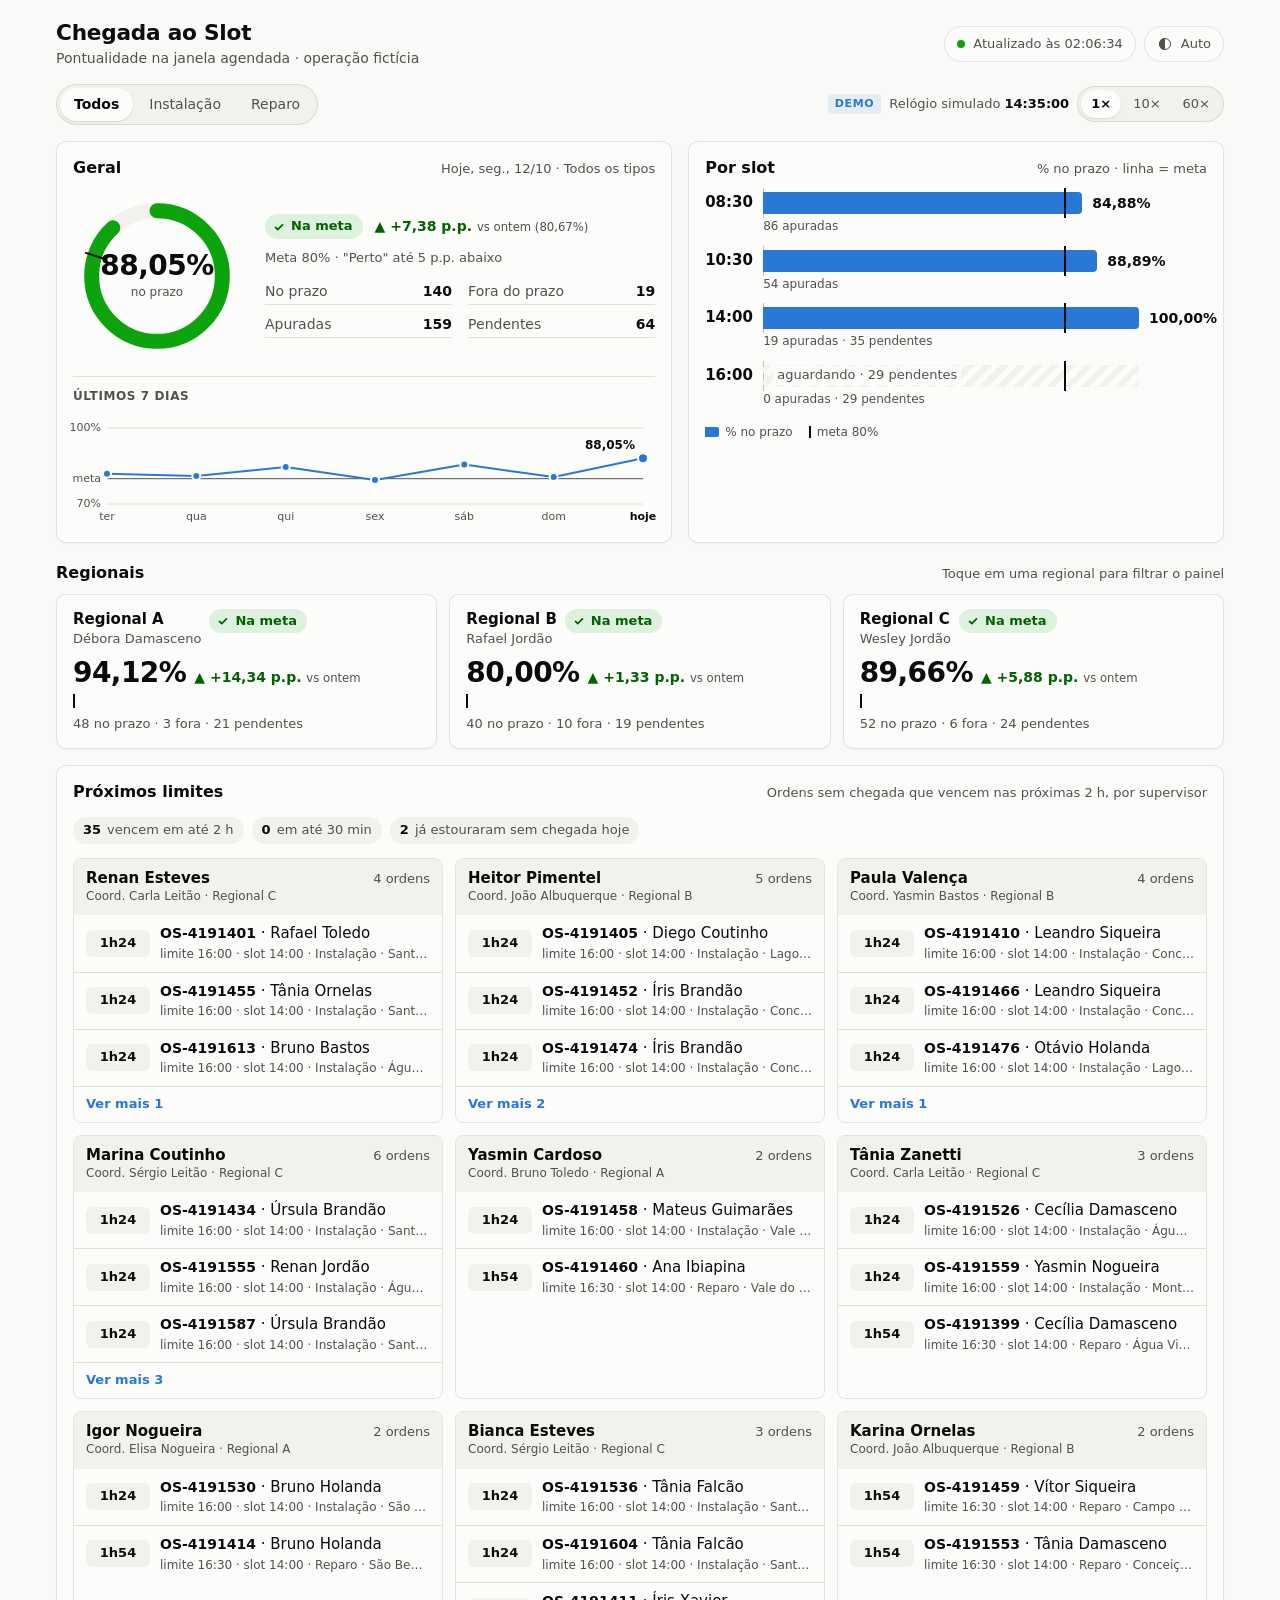
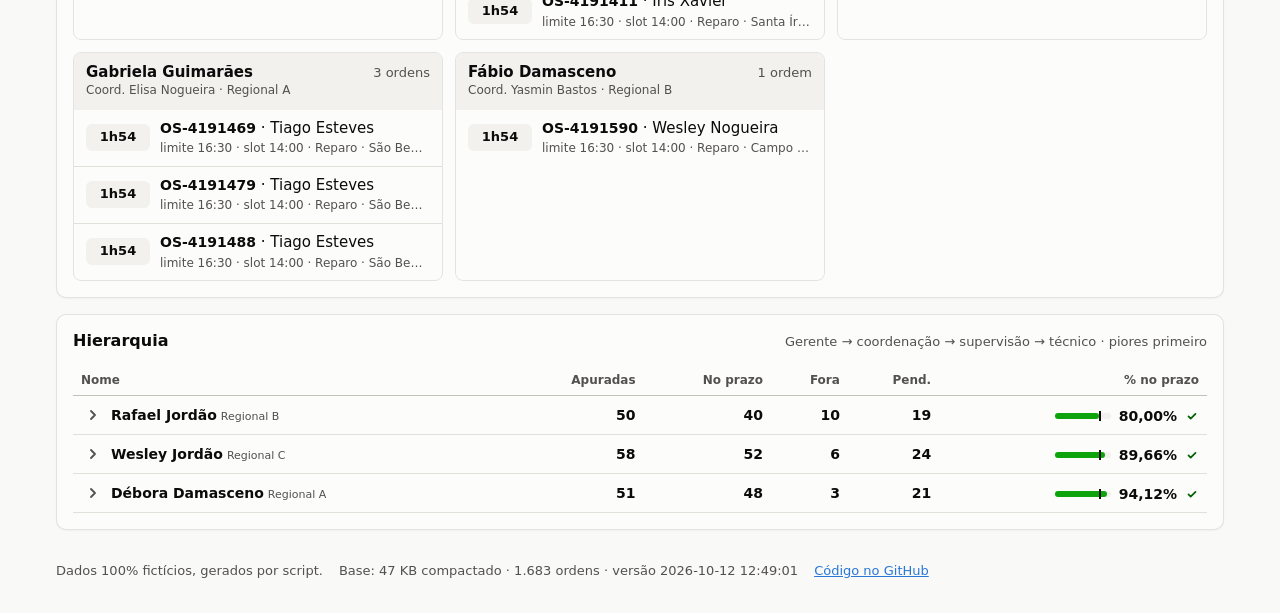
<file: dashboard-pages/index.html>
<!doctype html>
<html lang="pt-BR">
<head>
  <meta charset="utf-8">
  <meta name="viewport" content="width=device-width, initial-scale=1, viewport-fit=cover">
  <title>Chegada ao Slot · Painel de pontualidade</title>
  <meta name="description" content="Painel de demonstração: pontualidade de técnicos de campo na janela agendada, com dados fictícios.">
  <!-- Prévia de link (LinkedIn etc.); só no GitHub Pages, o build do Apps Script remove este bloco. -->
  <meta property="og:type" content="website">
  <meta property="og:title" content="Chegada ao Slot · Painel de pontualidade">
  <meta property="og:description" content="Painel de demonstração (dados fictícios): pontualidade de técnicos na janela agendada. Pipeline PowerShell + Excel + Apps Script + Google Sheets.">
  <meta property="og:url" content="https://lucas-amorim-devpro.github.io/field-ops-automation/">
  <meta property="og:image" content="https://lucas-amorim-devpro.github.io/field-ops-automation/preview.png">
  <meta property="og:image:width" content="1200">
  <meta property="og:image:height" content="627">
  <!-- /Prévia de link -->
  <link rel="icon" href="data:image/svg+xml,%3Csvg xmlns='http://www.w3.org/2000/svg' viewBox='0 0 32 32'%3E%3Ccircle cx='16' cy='16' r='12' fill='none' stroke='%232a78d6' stroke-width='6' stroke-dasharray='60 76' transform='rotate(-90 16 16)'/%3E%3C/svg%3E">
  <link rel="stylesheet" href="css/styles.css">
  <script>
    // Aplica o tema salvo antes da primeira pintura (evita "piscar" claro -> escuro).
    try {
      var t = localStorage.getItem('slot-tema');
      if (t === 'light' || t === 'dark') document.documentElement.setAttribute('data-theme', t);
    } catch (e) { /* armazenamento bloqueado: segue o tema do sistema */ }
  </script>
</head>
<body>
  <a class="skip" href="#conteudo">Pular para o conteúdo</a>

  <header class="topbar">
    <div class="brand">
      <h1>Chegada ao Slot</h1>
      <p class="sub" id="subtitle">Pontualidade na janela agendada · operação fictícia</p>
    </div>
    <div class="top-actions">
      <button class="live" id="live" type="button" title="Verificar atualização agora">
        <span class="live-dot" aria-hidden="true"></span>
        <span id="liveText" role="status" aria-live="polite">Carregando…</span>
      </button>
      <button class="icon-btn" id="themeBtn" type="button" aria-label="Tema: automático">
        <svg viewBox="0 0 24 24" aria-hidden="true"><path d="M12 3a9 9 0 1 0 0 18V3z" fill="currentColor"/><circle cx="12" cy="12" r="8.25" fill="none" stroke="currentColor" stroke-width="1.5"/></svg>
        <span id="themeLabel">Auto</span>
      </button>
    </div>
  </header>

  <div class="toolbar">
    <div class="seg" id="tipoSeg" role="radiogroup" aria-label="Tipo de ordem">
      <button type="button" role="radio" aria-checked="true" data-tipo="">Todos</button>
      <button type="button" role="radio" aria-checked="false" data-tipo="Instalação">Instalação</button>
      <button type="button" role="radio" aria-checked="false" data-tipo="Reparo">Reparo</button>
    </div>
    <div id="filterChip" class="filter-chip-slot"></div>
    <div class="demo" id="demo" hidden>
      <span class="demo-tag">Demo</span>
      <span>Relógio simulado <strong id="clock" class="tnum">--:--:--</strong></span>
      <div class="seg seg--small" id="speedSeg" role="radiogroup" aria-label="Velocidade do relógio simulado">
        <button type="button" role="radio" aria-checked="true" data-speed="1">1×</button>
        <button type="button" role="radio" aria-checked="false" data-speed="10">10×</button>
        <button type="button" role="radio" aria-checked="false" data-speed="60">60×</button>
      </div>
    </div>
  </div>

  <main id="conteudo">
    <div class="msg" id="msg" hidden></div>

    <section class="grid-top">
      <article class="card card-geral" aria-labelledby="geralTitle">
        <header class="card-head">
          <h2 id="geralTitle">Geral</h2>
          <span class="card-sub" id="geralSub"></span>
        </header>
        <div id="geral" class="geral-body"></div>
        <div class="trend">
          <h3 class="mini-title">Últimos 7 dias</h3>
          <div id="trend"></div>
        </div>
      </article>

      <article class="card" aria-labelledby="slotsTitle">
        <header class="card-head">
          <h2 id="slotsTitle">Por slot</h2>
          <span class="card-sub">% no prazo · linha = meta</span>
        </header>
        <div id="slots" class="slots"></div>
      </article>
    </section>

    <section aria-labelledby="regTitle" class="block">
      <div class="block-head">
        <h2 id="regTitle">Regionais</h2>
        <span class="card-sub">Toque em uma regional para filtrar o painel</span>
      </div>
      <div id="regionais" class="reg-grid"></div>
    </section>

    <section class="card block" aria-labelledby="limTitle">
      <header class="card-head">
        <h2 id="limTitle">Próximos limites</h2>
        <span class="card-sub" id="limSub">Ordens sem chegada que vencem nas próximas 2 h, por supervisor</span>
      </header>
      <div id="limites"></div>
    </section>

    <section class="card block" aria-labelledby="hierTitle">
      <header class="card-head">
        <h2 id="hierTitle">Hierarquia</h2>
        <span class="card-sub">Gerente → coordenação → supervisão → técnico · piores primeiro</span>
      </header>
      <div class="table-wrap">
        <table class="hier" id="hier">
          <thead>
            <tr>
              <th scope="col">Nome</th>
              <th scope="col" class="num">Apuradas</th>
              <th scope="col" class="num hide-sm">No prazo</th>
              <th scope="col" class="num hide-sm">Fora</th>
              <th scope="col" class="num hide-sm">Pend.</th>
              <th scope="col" class="num">% no prazo</th>
            </tr>
          </thead>
          <tbody></tbody>
        </table>
      </div>
    </section>
  </main>

  <footer class="foot" id="foot"></footer>

  <div class="tooltip" id="tooltip" role="tooltip" hidden></div>
  <noscript><p class="msg">Este painel precisa de JavaScript.</p></noscript>

  <script src="js/core.js"></script>
  <script src="js/app.js"></script>
</body>
</html>
</file>
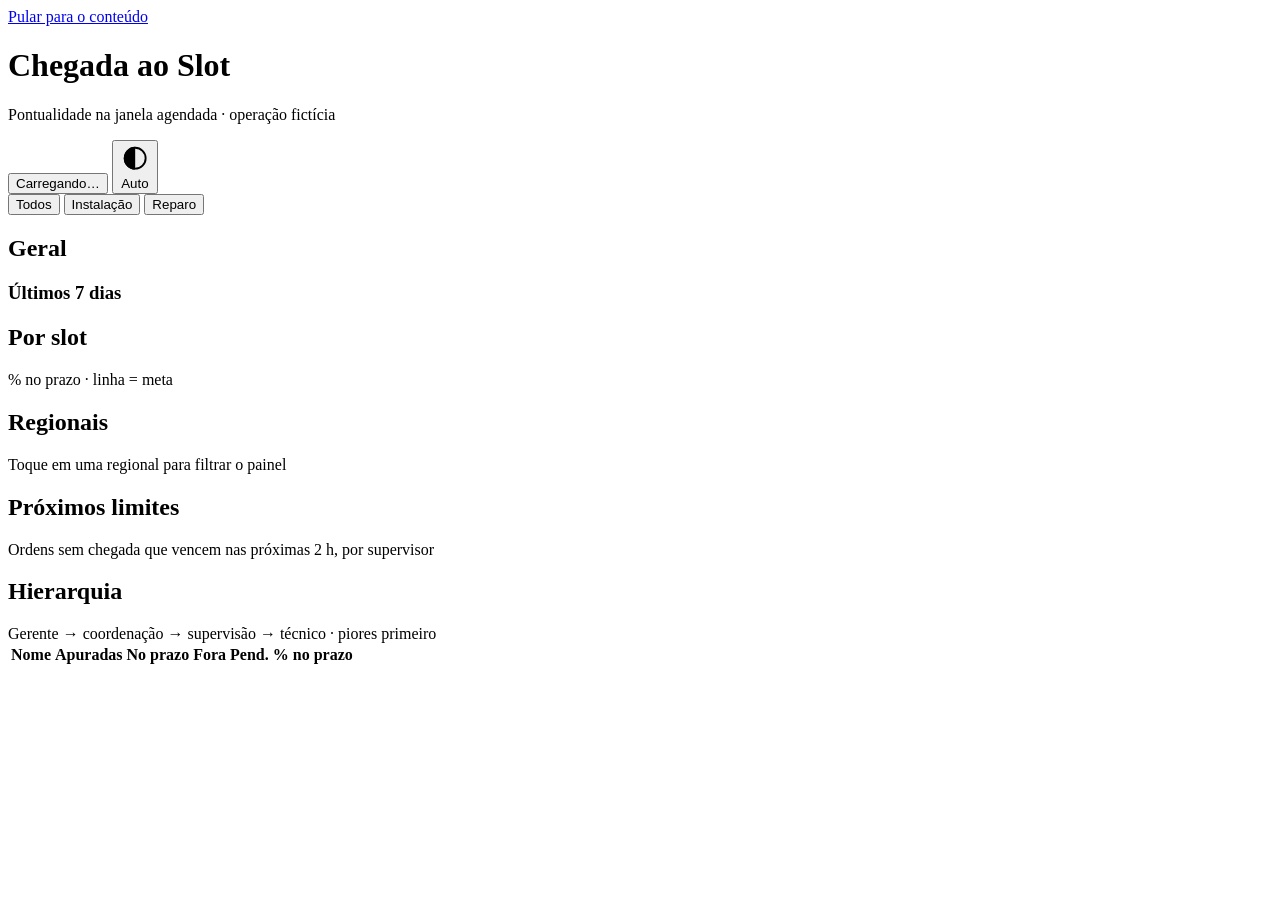
<file: apps-script/slot-dashboard/Index.html>
<!doctype html>
<!-- GERADO por tools/Build-AppsScriptDashboard.ps1 a partir de dashboard-pages/. Não edite à mão. -->
<html lang="pt-BR">
<head>
  <meta charset="utf-8">
  <meta name="viewport" content="width=device-width, initial-scale=1, viewport-fit=cover">
  <title>Chegada ao Slot · Painel de pontualidade</title>
  <meta name="description" content="Painel de demonstração: pontualidade de técnicos de campo na janela agendada, com dados fictícios.">
  <link rel="icon" href="data:image/svg+xml,%3Csvg xmlns='http://www.w3.org/2000/svg' viewBox='0 0 32 32'%3E%3Ccircle cx='16' cy='16' r='12' fill='none' stroke='%232a78d6' stroke-width='6' stroke-dasharray='60 76' transform='rotate(-90 16 16)'/%3E%3C/svg%3E">
  <?!= include('Styles'); ?>
  <script>
    // Aplica o tema salvo antes da primeira pintura (evita "piscar" claro -> escuro).
    try {
      var t = localStorage.getItem('slot-tema');
      if (t === 'light' || t === 'dark') document.documentElement.setAttribute('data-theme', t);
    } catch (e) { /* armazenamento bloqueado: segue o tema do sistema */ }
  </script>
</head>
<body>
  <a class="skip" href="#conteudo">Pular para o conteúdo</a>

  <header class="topbar">
    <div class="brand">
      <h1>Chegada ao Slot</h1>
      <p class="sub" id="subtitle">Pontualidade na janela agendada · operação fictícia</p>
    </div>
    <div class="top-actions">
      <button class="live" id="live" type="button" title="Verificar atualização agora">
        <span class="live-dot" aria-hidden="true"></span>
        <span id="liveText" role="status" aria-live="polite">Carregando…</span>
      </button>
      <button class="icon-btn" id="themeBtn" type="button" aria-label="Tema: automático">
        <svg viewBox="0 0 24 24" aria-hidden="true"><path d="M12 3a9 9 0 1 0 0 18V3z" fill="currentColor"/><circle cx="12" cy="12" r="8.25" fill="none" stroke="currentColor" stroke-width="1.5"/></svg>
        <span id="themeLabel">Auto</span>
      </button>
    </div>
  </header>

  <div class="toolbar">
    <div class="seg" id="tipoSeg" role="radiogroup" aria-label="Tipo de ordem">
      <button type="button" role="radio" aria-checked="true" data-tipo="">Todos</button>
      <button type="button" role="radio" aria-checked="false" data-tipo="Instalação">Instalação</button>
      <button type="button" role="radio" aria-checked="false" data-tipo="Reparo">Reparo</button>
    </div>
    <div id="filterChip" class="filter-chip-slot"></div>
    <div class="demo" id="demo" hidden>
      <span class="demo-tag">Demo</span>
      <span>Relógio simulado <strong id="clock" class="tnum">--:--:--</strong></span>
      <div class="seg seg--small" id="speedSeg" role="radiogroup" aria-label="Velocidade do relógio simulado">
        <button type="button" role="radio" aria-checked="true" data-speed="1">1×</button>
        <button type="button" role="radio" aria-checked="false" data-speed="10">10×</button>
        <button type="button" role="radio" aria-checked="false" data-speed="60">60×</button>
      </div>
    </div>
  </div>

  <main id="conteudo">
    <div class="msg" id="msg" hidden></div>

    <section class="grid-top">
      <article class="card card-geral" aria-labelledby="geralTitle">
        <header class="card-head">
          <h2 id="geralTitle">Geral</h2>
          <span class="card-sub" id="geralSub"></span>
        </header>
        <div id="geral" class="geral-body"></div>
        <div class="trend">
          <h3 class="mini-title">Últimos 7 dias</h3>
          <div id="trend"></div>
        </div>
      </article>

      <article class="card" aria-labelledby="slotsTitle">
        <header class="card-head">
          <h2 id="slotsTitle">Por slot</h2>
          <span class="card-sub">% no prazo · linha = meta</span>
        </header>
        <div id="slots" class="slots"></div>
      </article>
    </section>

    <section aria-labelledby="regTitle" class="block">
      <div class="block-head">
        <h2 id="regTitle">Regionais</h2>
        <span class="card-sub">Toque em uma regional para filtrar o painel</span>
      </div>
      <div id="regionais" class="reg-grid"></div>
    </section>

    <section class="card block" aria-labelledby="limTitle">
      <header class="card-head">
        <h2 id="limTitle">Próximos limites</h2>
        <span class="card-sub" id="limSub">Ordens sem chegada que vencem nas próximas 2 h, por supervisor</span>
      </header>
      <div id="limites"></div>
    </section>

    <section class="card block" aria-labelledby="hierTitle">
      <header class="card-head">
        <h2 id="hierTitle">Hierarquia</h2>
        <span class="card-sub">Gerente → coordenação → supervisão → técnico · piores primeiro</span>
      </header>
      <div class="table-wrap">
        <table class="hier" id="hier">
          <thead>
            <tr>
              <th scope="col">Nome</th>
              <th scope="col" class="num">Apuradas</th>
              <th scope="col" class="num hide-sm">No prazo</th>
              <th scope="col" class="num hide-sm">Fora</th>
              <th scope="col" class="num hide-sm">Pend.</th>
              <th scope="col" class="num">% no prazo</th>
            </tr>
          </thead>
          <tbody></tbody>
        </table>
      </div>
    </section>
  </main>

  <footer class="foot" id="foot"></footer>

  <div class="tooltip" id="tooltip" role="tooltip" hidden></div>
  <noscript><p class="msg">Este painel precisa de JavaScript.</p></noscript>

  <?!= include('Core'); ?>
  <script>
    (function () {
      var inicial = <?!= dadosIniciais ?>;
      function chamar(funcao) {
        return new Promise(function (ok, falha) {
          google.script.run.withSuccessHandler(ok).withFailureHandler(falha)[funcao]();
        });
      }
      window.SLOT_DATA_SOURCE = {
        demo: false,
        load: function () {
          if (inicial) {
            var dados = inicial;
            inicial = null;
            return Promise.resolve({ json: dados, bytes: JSON.stringify(dados).length });
          }
          return chamar('obterDados').then(function (texto) { return { json: JSON.parse(texto), bytes: texto.length }; });
        },
        version: function () { return chamar('obterVersao'); }
      };
    })();
  </script>
  <?!= include('App'); ?>
</body>
</html>
</file>
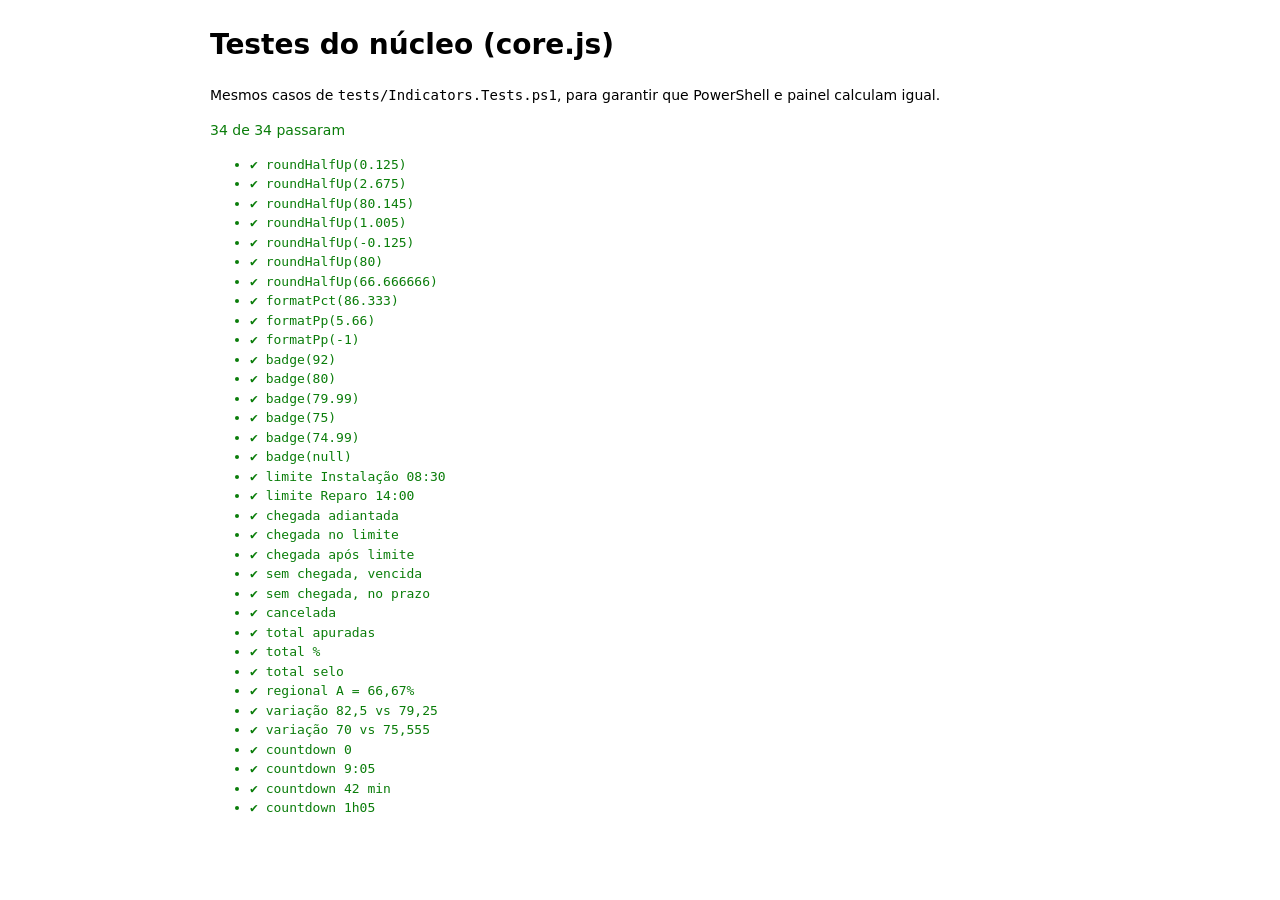
<file: dashboard-pages/tests.html>
<!doctype html>
<html lang="pt-BR">
<head>
  <meta charset="utf-8">
  <meta name="viewport" content="width=device-width, initial-scale=1">
  <title>Testes do núcleo</title>
  <style>
    :root { color-scheme: light dark; }
    body { font: 14px/1.5 system-ui, "Segoe UI", sans-serif; margin: 24px auto; max-width: 860px; padding: 0 16px; background: Canvas; color: CanvasText; }
    .ok { color: #0a7d0a; } .fail { color: #c62828; font-weight: 600; }
    li { font-family: Consolas, monospace; font-size: 13px; }
  </style>
</head>
<body>
  <h1>Testes do núcleo (core.js)</h1>
  <p>Mesmos casos de <code>tests/Indicators.Tests.ps1</code>, para garantir que PowerShell e painel calculam igual.</p>
  <p id="summary">Rodando…</p>
  <ul id="out"></ul>

  <script src="js/core.js"></script>
  <script>
    (function () {
      var C = SlotCore, results = [];
      function eq(name, actual, expected) {
        var pass = actual === expected;
        results.push({ name: name, pass: pass, detail: pass ? '' : ' → obtido ' + JSON.stringify(actual) + ', esperado ' + JSON.stringify(expected) });
      }

      // Arredondamento igual ao Sheets
      [[0.125, 0.13], [2.675, 2.68], [80.145, 80.15], [1.005, 1.01], [-0.125, -0.13], [80, 80], [66.666666, 66.67]]
        .forEach(function (c) { eq('roundHalfUp(' + c[0] + ')', C.roundHalfUp(c[0], 2), c[1]); });

      // Formatação
      eq('formatPct(86.333)', C.formatPct(C.roundHalfUp(86.333, 2)), '86,33%');
      eq('formatPp(5.66)', C.formatPp(5.66), '+5,66 p.p.');
      eq('formatPp(-1)', C.formatPp(-1), '−1,00 p.p.');

      // Selo (meta 80, margem 5)
      var rules = { meta: 80, margemPerto: 5, janelaMinutos: 120, toleranciaMinutos: { 'Instalação': 0, 'Reparo': 30 } };
      [[92, 'Na meta'], [80, 'Na meta'], [79.99, 'Perto'], [75, 'Perto'], [74.99, 'Abaixo'], [null, 'Sem dados']]
        .forEach(function (c) { eq('badge(' + c[0] + ')', C.badge(c[0], rules), c[1]); });

      // Mesmo cenário do Pester (Get-PunctualitySummary)
      function order(tipo, slot, chegada, status, regional) {
        var json = {
          versao: 'x', agora: '2026-10-12T13:10', regras: rules,
          dic: { datas: ['2026-10-12'], regional: [regional], gerente: [['G', 0]], coordenacao: [['C', 0]], supervisao: [['S', 0]],
                 tecnico: [['T', 0]], cidade: ['X'], tipo: [tipo], slot: [slot], status: [status] },
          colunas: ['id', 'data', 'cidade', 'tecnico', 'tipo', 'slot', 'chegadaMin', 'status'],
          linhas: [[1, 0, 0, 0, 0, 0, chegada, 0]]
        };
        return C.decode(json).orders[0];
      }
      var now = C.parseLocal('2026-10-12T13:10').getTime();
      var hm = function (t) { return +t.slice(0, 2) * 60 + +t.slice(3); };

      eq('limite Instalação 08:30', new Date(order('Instalação', '08:30', null, 'Agendada', 'A').deadline).toTimeString().slice(0, 5), '10:30');
      eq('limite Reparo 14:00', new Date(order('Reparo', '14:00', null, 'Agendada', 'A').deadline).toTimeString().slice(0, 5), '16:30');
      eq('chegada adiantada', C.classify(order('Instalação', '08:30', hm('08:10'), 'Concluída', 'A'), now), 'NoPrazo');
      eq('chegada no limite', C.classify(order('Instalação', '08:30', hm('10:30'), 'Concluída', 'A'), now), 'NoPrazo');
      eq('chegada após limite', C.classify(order('Instalação', '08:30', hm('10:31'), 'Concluída', 'A'), now), 'ForaDoPrazo');
      eq('sem chegada, vencida', C.classify(order('Instalação', '10:30', null, 'Em deslocamento', 'A'), now), 'ForaDoPrazo');
      eq('sem chegada, no prazo', C.classify(order('Instalação', '14:00', null, 'Em deslocamento', 'A'), now), 'Pendente');
      eq('cancelada', C.classify(order('Instalação', '08:30', hm('12:00'), 'Cancelada', 'A'), now), 'Excluida');

      var list = [
        order('Instalação', '08:30', hm('08:40'), 'Concluída', 'A'),
        order('Instalação', '08:30', hm('09:50'), 'Concluída', 'A'),
        order('Instalação', '08:30', hm('11:15'), 'Concluída', 'A'),
        order('Instalação', '08:30', hm('09:00'), 'Concluída', 'B'),
        order('Instalação', '16:00', null, 'Agendada', 'B'),
        order('Instalação', '08:30', hm('09:00'), 'Cancelada', 'B')
      ];
      var s = C.summarize(list, now, rules);
      eq('total apuradas', s.apuradas, 4);
      eq('total %', s.percentual, 75);
      eq('total selo', s.selo, 'Perto');
      eq('regional A = 66,67%', C.summarize(list.slice(0, 3), now, rules).percentual, 66.67);
      eq('variação 82,5 vs 79,25', C.variation(82.5, 79.25), 3.25);
      eq('variação 70 vs 75,555', C.variation(70, 75.555), -5.56);

      // Contagem regressiva
      eq('countdown 0', C.formatCountdown(0), 'venceu');
      eq('countdown 9:05', C.formatCountdown((9 * 60 + 5) * 1000), '9:05');
      eq('countdown 42 min', C.formatCountdown(42 * 60000), '42 min');
      eq('countdown 1h05', C.formatCountdown(65 * 60000), '1h05');

      var failed = results.filter(function (r) { return !r.pass; }).length;
      var out = document.getElementById('out');
      results.forEach(function (r) {
        var li = document.createElement('li');
        li.className = r.pass ? 'ok' : 'fail';
        li.textContent = (r.pass ? '✔ ' : '✘ ') + r.name + r.detail;
        out.appendChild(li);
      });
      var summary = document.getElementById('summary');
      summary.className = failed ? 'fail' : 'ok';
      summary.textContent = (results.length - failed) + ' de ' + results.length + ' passaram' + (failed ? ' — ' + failed + ' falharam' : '');
      window.TEST_RESULT = { total: results.length, failed: failed };
    })();
  </script>
</body>
</html>
</file>
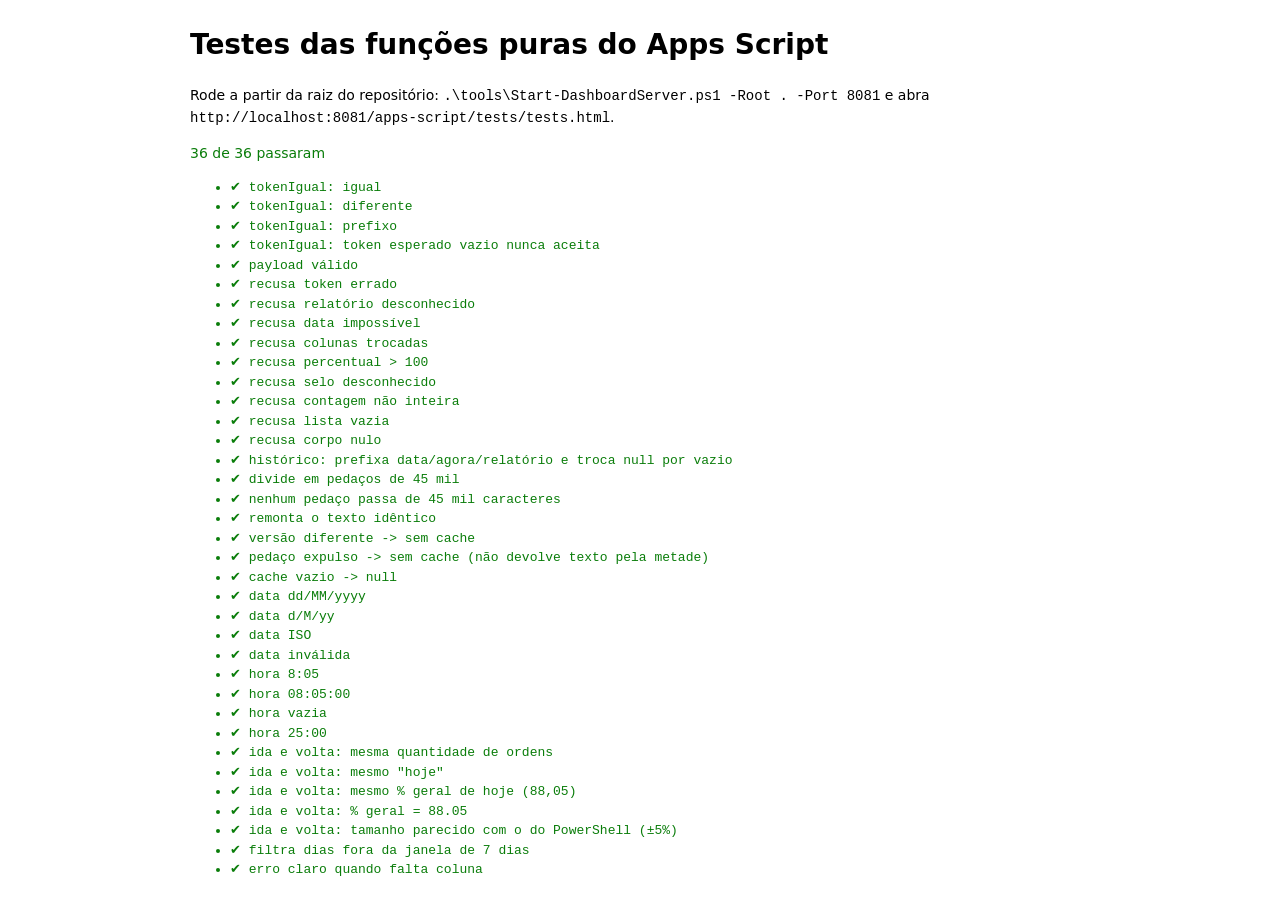
<file: apps-script/tests/tests.html>
<!doctype html>
<html lang="pt-BR">
<head>
  <meta charset="utf-8">
  <meta name="viewport" content="width=device-width, initial-scale=1">
  <title>Testes do Apps Script</title>
  <style>
    :root { color-scheme: light dark; }
    body { font: 14px/1.5 system-ui, "Segoe UI", sans-serif; margin: 24px auto; max-width: 900px; padding: 0 16px; background: Canvas; color: CanvasText; }
    .ok { color: #0a7d0a; } .fail { color: #c62828; font-weight: 600; }
    li { font-family: Consolas, monospace; font-size: 13px; }
  </style>
</head>
<body>
  <h1>Testes das funções puras do Apps Script</h1>
  <p>Rode a partir da raiz do repositório:
    <code>.\tools\Start-DashboardServer.ps1 -Root . -Port 8081</code> e abra
    <code>http://localhost:8081/apps-script/tests/tests.html</code>.</p>
  <p id="summary">Rodando…</p>
  <ul id="out"></ul>

  <!-- Arquivos .gs são JavaScript: carregados direto, sem cópia. -->
  <script src="../ingest-webapp/Validacao.gs"></script>
  <script src="../slot-dashboard/Compactacao.gs"></script>
  <script src="../slot-dashboard/CacheEmPedacos.gs"></script>
  <script src="../../dashboard-pages/js/core.js"></script>
  <script>
  (async function () {
    var results = [];
    function eq(name, actual, expected) {
      var pass = JSON.stringify(actual) === JSON.stringify(expected);
      results.push({ name: name, pass: pass, detail: pass ? '' : ' → obtido ' + JSON.stringify(actual) + ', esperado ' + JSON.stringify(expected) });
    }

    // ---------------- Validacao.gs ----------------
    var TOKEN = 'abc123-token-de-teste';
    function payloadOk() {
      return {
        token: TOKEN, relatorio: 'chegada-slot', dataReferencia: '2026-10-12', agora: '2026-10-12T14:35',
        colunas: COLUNAS_INDICADORES.slice(),
        linhas: [['Total', 'Total', 159, 140, 19, 64, 88.05, 'Na meta', 80.67, 7.38],
                 ['Slot', '16:00', 0, 0, 0, 29, null, 'Sem dados', 86.84, null]]
      };
    }
    eq('tokenIgual: igual', tokenIgual(TOKEN, TOKEN), true);
    eq('tokenIgual: diferente', tokenIgual('abc123-token-de-tesTE', TOKEN), false);
    eq('tokenIgual: prefixo', tokenIgual('abc', TOKEN), false);
    eq('tokenIgual: token esperado vazio nunca aceita', tokenIgual('', ''), false);
    eq('payload válido', validarPayload(payloadOk(), TOKEN).ok, true);

    var p;
    p = payloadOk(); p.token = 'errado';            eq('recusa token errado', validarPayload(p, TOKEN).erro, 'Token inválido.');
    p = payloadOk(); p.relatorio = 'outro';         eq('recusa relatório desconhecido', validarPayload(p, TOKEN).ok, false);
    p = payloadOk(); p.dataReferencia = '2026-02-30'; eq('recusa data impossível', validarPayload(p, TOKEN).ok, false);
    p = payloadOk(); p.colunas.reverse();           eq('recusa colunas trocadas', validarPayload(p, TOKEN).ok, false);
    p = payloadOk(); p.linhas[0][6] = 120;          eq('recusa percentual > 100', validarPayload(p, TOKEN).ok, false);
    p = payloadOk(); p.linhas[0][7] = 'Ótimo';      eq('recusa selo desconhecido', validarPayload(p, TOKEN).ok, false);
    p = payloadOk(); p.linhas[0][2] = 1.5;          eq('recusa contagem não inteira', validarPayload(p, TOKEN).ok, false);
    p = payloadOk(); p.linhas = [];                 eq('recusa lista vazia', validarPayload(p, TOKEN).ok, false);
    eq('recusa corpo nulo', validarPayload(null, TOKEN).ok, false);
    eq('histórico: prefixa data/agora/relatório e troca null por vazio',
      montarLinhasHistorico(payloadOk())[1],
      ['2026-10-12', '2026-10-12T14:35', 'chegada-slot', 'Slot', '16:00', 0, 0, 0, 29, '', 'Sem dados', 86.84, '']);

    // ---------------- CacheEmPedacos.gs ----------------
    function cacheFalso() {
      var store = {};
      return {
        store: store,
        get: function (k) { return k in store ? store[k] : null; },
        getAll: function (ks) { var o = {}; ks.forEach(function (k) { if (k in store) o[k] = store[k]; }); return o; },
        putAll: function (vals) { Object.keys(vals).forEach(function (k) { store[k] = vals[k]; }); }
      };
    }
    var texto = 'x'.repeat(100001) + 'ção';
    var cache = cacheFalso();
    eq('divide em pedaços de 45 mil', gravarCacheEmPedacos(cache, 'dados', 'v1', texto), 3);
    eq('nenhum pedaço passa de 45 mil caracteres', Object.keys(cache.store).filter(function (k) { return k !== 'dados_meta'; })
      .every(function (k) { return cache.store[k].length <= 45000; }), true);
    eq('remonta o texto idêntico', lerCacheEmPedacos(cache, 'dados', 'v1') === texto, true);
    eq('versão diferente -> sem cache', lerCacheEmPedacos(cache, 'dados', 'v2'), null);
    delete cache.store.dados_1;
    eq('pedaço expulso -> sem cache (não devolve texto pela metade)', lerCacheEmPedacos(cache, 'dados', 'v1'), null);
    eq('cache vazio -> null', lerCacheEmPedacos(cacheFalso(), 'dados', 'v1'), null);

    // ---------------- Compactacao.gs ----------------
    eq('data dd/MM/yyyy', normalizarData('12/10/2026'), '2026-10-12');
    eq('data d/M/yy', normalizarData('2/9/26'), '2026-09-02');
    eq('data ISO', normalizarData('2026-10-12'), '2026-10-12');
    eq('data inválida', normalizarData('ontem'), null);
    eq('hora 8:05', normalizarHora('8:05'), 485);
    eq('hora 08:05:00', normalizarHora('08:05:00'), 485);
    eq('hora vazia', normalizarHora(''), null);
    eq('hora 25:00', normalizarHora('25:00'), null);

    // Ida e volta: JSON do painel -> tabela como a aba Base (texto) -> compactarOrdens -> core.js.
    var original = await fetch('../../dashboard-pages/data/slot-data.json').then(function (r) { return r.json(); });
    var decod = SlotCore.decode(original);
    var hojeIso = original.agora.slice(0, 10);
    var tabela = [COLUNAS_BASE.slice()].concat(decod.orders.map(function (o) {
      var d = original.dic.datas[o.day].split('-');
      return [o.id, d[2] + '/' + d[1] + '/' + d[0], o.regional, o.cidade, o.gerente, o.coordenacao, o.supervisao,
              o.tecnico, o.tipo, o.slot, o.chegadaMin === null ? '' : SlotCore.minutesToText(o.chegadaMin), o.status];
    }));
    var compacto = compactarOrdens(tabela, { versao: 'teste', agora: original.agora, regras: original.regras });
    var recod = SlotCore.decode(compacto);
    var agoraMs = SlotCore.parseLocal(original.agora).getTime();
    var hojeA = decod.orders.filter(function (o) { return o.day === decod.days.length - 1; });
    var hojeB = recod.orders.filter(function (o) { return o.day === recod.days.length - 1; });
    eq('ida e volta: mesma quantidade de ordens', recod.orders.length, decod.orders.length);
    eq('ida e volta: mesmo "hoje"', recod.days[recod.days.length - 1], hojeIso);
    eq('ida e volta: mesmo % geral de hoje (88,05)',
      SlotCore.summarize(hojeB, agoraMs, recod.rules).percentual, SlotCore.summarize(hojeA, agoraMs, decod.rules).percentual);
    eq('ida e volta: % geral = 88.05', SlotCore.summarize(hojeB, agoraMs, recod.rules).percentual, 88.05);
    eq('ida e volta: tamanho parecido com o do PowerShell (±5%)',
      Math.abs(JSON.stringify(compacto).length / JSON.stringify(original).length - 1) < 0.05, true);
    eq('filtra dias fora da janela de 7 dias', compactarOrdens(
      [COLUNAS_BASE, ['OS-1', '01/01/2020', 'A', 'X', 'G', 'C', 'S', 'T', 'Reparo', '08:30', '', 'Agendada']],
      { versao: 'v', agora: '2026-10-12T14:35', regras: original.regras }).linhas.length, 0);
    var faltando = null;
    try { compactarOrdens([['id_os', 'data']], { versao: 'v', agora: '2026-10-12T14:35', regras: {} }); } catch (e) { faltando = e.message; }
    eq('erro claro quando falta coluna', faltando, 'Coluna ausente na aba Base: regional');

    // ---------------- relatório ----------------
    var failed = results.filter(function (r) { return !r.pass; }).length;
    var out = document.getElementById('out');
    results.forEach(function (r) {
      var li = document.createElement('li');
      li.className = r.pass ? 'ok' : 'fail';
      li.textContent = (r.pass ? '✔ ' : '✘ ') + r.name + r.detail;
      out.appendChild(li);
    });
    var s = document.getElementById('summary');
    s.className = failed ? 'fail' : 'ok';
    s.textContent = (results.length - failed) + ' de ' + results.length + ' passaram' + (failed ? ' — ' + failed + ' falharam' : '');
    window.TEST_RESULT = { total: results.length, failed: failed, falhas: results.filter(function (r) { return !r.pass; }) };
  })();
  </script>
</body>
</html>
</file>
<file: dashboard-pages/css/styles.css>
/*
 * Painel "Chegada ao Slot".
 * Cores definidas como tokens; o tema escuro tem seus próprios passos (não é uma inversão).
 * Status (bom / atenção / crítico) sempre acompanha ícone + texto, nunca só a cor.
 */

:root {
  color-scheme: light;
  --page: #f9f9f7;
  --surface: #fcfcfb;
  --surface-2: #f2f1ed;
  --ink: #0b0b0b;
  --ink-2: #52514e;
  --muted: #6e6c67;
  --grid: #e1e0d9;
  --axis: #c3c2b7;
  --border: rgba(11, 11, 11, 0.10);
  --shadow: 0 1px 2px rgba(11, 11, 11, 0.04);

  --accent: #2a78d6;
  --accent-soft: #86b6ef;
  --accent-wash: rgba(42, 120, 214, 0.10);

  --good: #0ca30c;
  --warn: #fab219;
  --crit: #d03b3b;
  --good-text: #006300;
  --warn-text: #7a5000;
  --crit-text: #b42c2c;
  --good-wash: rgba(12, 163, 12, 0.12);
  --warn-wash: rgba(250, 178, 25, 0.20);
  --crit-wash: rgba(208, 59, 59, 0.12);

  --radius: 10px;
  --font: system-ui, -apple-system, "Segoe UI", Roboto, sans-serif;
}

@media (prefers-color-scheme: dark) {
  :root:not([data-theme="light"]) {
    color-scheme: dark;
    --page: #0d0d0d;
    --surface: #1a1a19;
    --surface-2: #242422;
    --ink: #ffffff;
    --ink-2: #c3c2b7;
    --muted: #9a988f;
    --grid: #2c2c2a;
    --axis: #383835;
    --border: rgba(255, 255, 255, 0.10);
    --shadow: none;
    --accent: #3987e5;
    --accent-soft: #1c5cab;
    --accent-wash: rgba(57, 135, 229, 0.16);
    --good-text: #3cc43c;
    --warn-text: #fab219;
    --crit-text: #ee7a7a;
    --good-wash: rgba(12, 163, 12, 0.20);
    --warn-wash: rgba(250, 178, 25, 0.16);
    --crit-wash: rgba(208, 59, 59, 0.22);
  }
}

:root[data-theme="dark"] {
  color-scheme: dark;
  --page: #0d0d0d;
  --surface: #1a1a19;
  --surface-2: #242422;
  --ink: #ffffff;
  --ink-2: #c3c2b7;
  --muted: #9a988f;
  --grid: #2c2c2a;
  --axis: #383835;
  --border: rgba(255, 255, 255, 0.10);
  --shadow: none;
  --accent: #3987e5;
  --accent-soft: #1c5cab;
  --accent-wash: rgba(57, 135, 229, 0.16);
  --good-text: #3cc43c;
  --warn-text: #fab219;
  --crit-text: #ee7a7a;
  --good-wash: rgba(12, 163, 12, 0.20);
  --warn-wash: rgba(250, 178, 25, 0.16);
  --crit-wash: rgba(208, 59, 59, 0.22);
}

/* ---------- base ---------- */
* { box-sizing: border-box; }
html { -webkit-text-size-adjust: 100%; }
body {
  margin: 0;
  background: var(--page);
  color: var(--ink);
  font: 15px/1.45 var(--font);
  padding: env(safe-area-inset-top) env(safe-area-inset-right) env(safe-area-inset-bottom) env(safe-area-inset-left);
}
h1, h2, h3 { margin: 0; line-height: 1.2; }
h1 { font-size: 1.35rem; font-weight: 700; letter-spacing: -0.01em; }
h2 { font-size: 1rem; font-weight: 650; }
button { font: inherit; color: inherit; }
button:focus-visible, a:focus-visible { outline: 2px solid var(--accent); outline-offset: 2px; }
a { color: var(--accent); }
.tnum { font-variant-numeric: tabular-nums; }
[hidden] { display: none !important; }
.sr-only { position: absolute; width: 1px; height: 1px; padding: 0; margin: -1px; overflow: hidden; clip: rect(0, 0, 0, 0); white-space: nowrap; border: 0; }

.skip { position: absolute; left: -999px; top: 8px; background: var(--surface); padding: 8px 12px; border-radius: 6px; z-index: 10; }
.skip:focus { left: 8px; }

.topbar, .toolbar, main, .foot { max-width: 1200px; margin: 0 auto; padding-left: 16px; padding-right: 16px; }

/* ---------- topo ---------- */
.topbar {
  display: flex; flex-wrap: wrap; align-items: center; justify-content: space-between;
  gap: 12px; padding-top: 20px; padding-bottom: 8px;
}
.sub { margin: 2px 0 0; color: var(--ink-2); font-size: 0.875rem; }
.top-actions { display: flex; gap: 8px; align-items: center; }

.live, .icon-btn {
  display: inline-flex; align-items: center; gap: 8px;
  min-height: 36px; padding: 6px 12px;
  background: var(--surface); border: 1px solid var(--border); border-radius: 999px;
  color: var(--ink-2); font-size: 0.8125rem; cursor: pointer;
}
.icon-btn svg { width: 16px; height: 16px; }
.live-dot { width: 8px; height: 8px; border-radius: 50%; background: var(--good); flex: none; }
.live.is-checking .live-dot { animation: pulse 0.9s ease-in-out infinite; background: var(--accent); }
.live.is-error .live-dot { background: var(--crit); }
@keyframes pulse { 50% { opacity: 0.25; } }

/* ---------- barra de filtros ---------- */
.toolbar {
  display: flex; flex-wrap: wrap; align-items: center; gap: 10px;
  padding-top: 8px; padding-bottom: 16px;
}
.seg {
  display: inline-flex; padding: 3px; gap: 2px;
  background: var(--surface-2); border: 1px solid var(--border); border-radius: 999px;
}
.seg button {
  border: 0; background: transparent; border-radius: 999px;
  padding: 6px 14px; min-height: 32px; cursor: pointer; color: var(--ink-2); font-size: 0.875rem;
}
.seg button[aria-checked="true"] { background: var(--surface); color: var(--ink); font-weight: 600; box-shadow: 0 1px 2px rgba(0, 0, 0, 0.12); }
.seg--small button { padding: 3px 10px; min-height: 28px; font-size: 0.8125rem; }

.filter-chip {
  display: inline-flex; align-items: center; gap: 6px;
  padding: 5px 6px 5px 12px; border-radius: 999px;
  background: var(--accent-wash); color: var(--ink); font-size: 0.8125rem; border: 0; cursor: pointer;
}
.filter-chip span[aria-hidden] { display: inline-grid; place-items: center; width: 20px; height: 20px; border-radius: 50%; background: var(--surface); }

.demo {
  margin-left: auto; display: inline-flex; flex-wrap: wrap; align-items: center; gap: 8px;
  font-size: 0.8125rem; color: var(--ink-2);
}
.demo strong { color: var(--ink); font-weight: 600; }
.demo-tag {
  font-size: 0.6875rem; font-weight: 700; text-transform: uppercase; letter-spacing: 0.06em;
  padding: 2px 7px; border-radius: 4px; background: var(--accent-wash); color: var(--accent);
}

/* ---------- cards ---------- */
main { display: flex; flex-direction: column; gap: 16px; padding-bottom: 24px; }
.card {
  background: var(--surface); border: 1px solid var(--border); border-radius: var(--radius);
  box-shadow: var(--shadow); padding: 16px; min-width: 0;
}
.card-head { display: flex; flex-wrap: wrap; align-items: baseline; justify-content: space-between; gap: 4px 12px; margin-bottom: 14px; }
.card-sub { color: var(--ink-2); font-size: 0.8125rem; }
.block-head { display: flex; flex-wrap: wrap; align-items: baseline; justify-content: space-between; gap: 4px 12px; margin: 4px 0 10px; }
.mini-title { font-size: 0.75rem; font-weight: 600; color: var(--ink-2); text-transform: uppercase; letter-spacing: 0.05em; margin-bottom: 6px; }

.grid-top { display: grid; gap: 16px; grid-template-columns: minmax(0, 1fr); }
@media (min-width: 900px) { .grid-top { grid-template-columns: minmax(0, 1.15fr) minmax(0, 1fr); } }

.msg {
  background: var(--warn-wash); border: 1px solid var(--warn); color: var(--ink);
  border-radius: var(--radius); padding: 12px 16px;
}

/* ---------- selo de meta ---------- */
.badge {
  display: inline-flex; align-items: center; gap: 5px;
  padding: 3px 10px 3px 7px; border-radius: 999px;
  font-size: 0.8125rem; font-weight: 600; white-space: nowrap;
}
.badge svg { width: 14px; height: 14px; flex: none; }
.badge--ok { background: var(--good-wash); color: var(--good-text); }
.badge--near { background: var(--warn-wash); color: var(--warn-text); }
.badge--low { background: var(--crit-wash); color: var(--crit-text); }
.badge--none { background: var(--surface-2); color: var(--ink-2); }

.delta { font-size: 0.875rem; font-weight: 600; white-space: nowrap; }
.delta--up { color: var(--good-text); }
.delta--down { color: var(--crit-text); }
.delta--flat { color: var(--ink-2); }
.delta small { font-weight: 400; color: var(--ink-2); }

/* ---------- card geral ---------- */
.geral-body { display: flex; flex-wrap: wrap; align-items: center; gap: 16px 24px; }
.donut { position: relative; width: 168px; height: 168px; flex: none; }
.donut svg { width: 100%; height: 100%; transform: rotate(-90deg); }
.donut-track { stroke: var(--surface-2); }
.donut-fill { transition: stroke-dasharray 0.5s ease; stroke-linecap: round; }
.donut-goal { stroke: var(--ink); stroke-width: 2; }
.donut-center { position: absolute; inset: 0; display: grid; place-content: center; text-align: center; }
.hero { font-size: 1.75rem; font-weight: 700; letter-spacing: -0.02em; line-height: 1; }
.hero-label { font-size: 0.75rem; color: var(--ink-2); margin-top: 4px; }

.geral-info { display: flex; flex-direction: column; gap: 10px; min-width: 200px; flex: 1; }
.geral-line { display: flex; flex-wrap: wrap; gap: 8px 12px; align-items: center; }
.counts { display: grid; grid-template-columns: repeat(2, minmax(0, 1fr)); gap: 6px 16px; margin: 0; }
.counts div { display: flex; justify-content: space-between; gap: 8px; border-bottom: 1px solid var(--grid); padding: 3px 0; font-size: 0.875rem; }
.counts dt { color: var(--ink-2); }
.counts dd { margin: 0; font-weight: 600; font-variant-numeric: tabular-nums; }
.goal-note { font-size: 0.8125rem; color: var(--ink-2); }

.trend { margin-top: 16px; padding-top: 12px; border-top: 1px solid var(--grid); }
.trend svg { display: block; overflow: visible; }
.trend-line { stroke: var(--accent); stroke-width: 2; stroke-linejoin: round; stroke-linecap: round; }
.trend-dot { fill: var(--accent); stroke: var(--surface); stroke-width: 2; }
.trend-goal { stroke: var(--ink-2); stroke-width: 1; }
.trend-base { stroke: var(--grid); stroke-width: 1; }
.trend-label { fill: var(--ink-2); font-size: 11px; }
.trend-label.is-today { fill: var(--ink); font-weight: 600; }
.trend-value { fill: var(--ink); font-size: 12px; font-weight: 600; }
.trend-hit { fill: transparent; cursor: default; }

/* ---------- barras por slot ---------- */
.slots { display: flex; flex-direction: column; gap: 14px; }
.slot-row { display: grid; grid-template-columns: 48px minmax(0, 1fr); gap: 4px 10px; align-items: center; }
.slot-name { font-weight: 600; font-variant-numeric: tabular-nums; font-size: 0.9375rem; }
.slot-track { position: relative; height: 22px; margin-right: 68px; }   /* espaço para o valor fora da barra */
.slot-bar {
  position: absolute; left: 0; top: 0; bottom: 0;
  background: var(--accent); border-radius: 0 4px 4px 0; min-width: 2px;
  transition: width 0.5s ease;
}
.slot-goal { position: absolute; top: -4px; bottom: -4px; width: 0; border-left: 2px solid var(--ink); }
.slot-base { position: absolute; left: 0; top: -4px; bottom: -4px; border-left: 1px solid var(--axis); }
.slot-value {
  position: absolute; top: 50%; transform: translateY(-50%); z-index: 1;
  margin-left: 6px; padding: 0 4px; border-radius: 4px; background: var(--surface);
  font-weight: 600; font-size: 0.875rem; white-space: nowrap;
}
.slot-meta { grid-column: 2; font-size: 0.75rem; color: var(--ink-2); }
.slot-wait { position: absolute; inset: 0; display: flex; align-items: center; padding-left: 10px; font-size: 0.8125rem; color: var(--ink-2); background: repeating-linear-gradient(135deg, var(--surface-2) 0 6px, transparent 6px 12px); border-radius: 4px; }
.slot-wait span { position: relative; z-index: 1; background: var(--surface); padding: 0 4px; border-radius: 4px; }
.slots-legend { display: flex; gap: 16px; font-size: 0.75rem; color: var(--ink-2); margin-top: 2px; }
.slots-legend i { display: inline-block; vertical-align: middle; margin-right: 6px; }
.key-bar { width: 14px; height: 10px; background: var(--accent); border-radius: 0 2px 2px 0; }
.key-goal { width: 0; height: 12px; border-left: 2px solid var(--ink); }

/* ---------- regionais ---------- */
.reg-grid { display: grid; gap: 12px; grid-template-columns: minmax(0, 1fr); }
@media (min-width: 640px) { .reg-grid { grid-template-columns: repeat(3, minmax(0, 1fr)); } }
.reg {
  text-align: left; cursor: pointer; display: flex; flex-direction: column; gap: 10px;
  background: var(--surface); border: 1px solid var(--border); border-radius: var(--radius);
  padding: 14px 16px; box-shadow: var(--shadow); width: 100%;
}
.reg:hover { border-color: var(--axis); }
.reg[aria-pressed="true"] { border-color: var(--accent); box-shadow: 0 0 0 1px var(--accent); }
.reg.is-dimmed { opacity: 0.55; }
.reg-top { display: flex; justify-content: space-between; align-items: flex-start; gap: 8px; }
.reg-name { font-weight: 650; }
.reg-ger { font-size: 0.8125rem; color: var(--ink-2); }
.reg-pct { font-size: 1.75rem; font-weight: 700; letter-spacing: -0.02em; line-height: 1; }
.reg-mid { display: flex; align-items: baseline; justify-content: space-between; gap: 8px; flex-wrap: wrap; }
.reg-counts { font-size: 0.8125rem; color: var(--ink-2); }

.meter { position: relative; height: 8px; border-radius: 4px; background: var(--surface-2); }
.meter-fill { position: absolute; left: 0; top: 0; bottom: 0; border-radius: 4px; transition: width 0.5s ease; }
.meter-goal { position: absolute; top: -3px; bottom: -3px; border-left: 2px solid var(--ink); }
.fill-ok { background: var(--good); }
.fill-near { background: var(--warn); }
.fill-low { background: var(--crit); }
.fill-none { background: transparent; }

/* ---------- próximos limites ---------- */
.lim-summary { display: flex; flex-wrap: wrap; gap: 8px; margin-bottom: 14px; }
.pill { display: inline-flex; align-items: center; gap: 6px; padding: 4px 10px; border-radius: 999px; background: var(--surface-2); font-size: 0.8125rem; color: var(--ink-2); }
.pill strong { color: var(--ink); }
.lim-grid { display: grid; gap: 12px; grid-template-columns: repeat(auto-fill, minmax(min(100%, 300px), 1fr)); }
.lim-group { border: 1px solid var(--border); border-radius: 8px; overflow: hidden; }
.lim-group-head { display: flex; justify-content: space-between; align-items: baseline; gap: 8px; padding: 10px 12px; background: var(--surface-2); }
.lim-group-head h3 { font-size: 0.9375rem; }
.lim-group-head p { margin: 1px 0 0; font-size: 0.75rem; color: var(--ink-2); }
.lim-count { font-size: 0.8125rem; color: var(--ink-2); white-space: nowrap; }
.lim-list { list-style: none; margin: 0; padding: 0; }
.lim-item { display: grid; grid-template-columns: 64px minmax(0, 1fr); gap: 10px; align-items: center; padding: 8px 12px; border-top: 1px solid var(--grid); }
.lim-item:first-child { border-top: 0; }
.cd {
  font-variant-numeric: tabular-nums; font-weight: 700; font-size: 0.8125rem; text-align: center;
  padding: 4px 6px; border-radius: 6px; background: var(--surface-2); color: var(--ink);
}
.cd.is-warn { background: var(--warn-wash); color: var(--warn-text); }
.cd.is-crit { background: var(--crit-wash); color: var(--crit-text); }
.lim-main { min-width: 0; }
.lim-main strong { font-weight: 600; font-size: 0.875rem; }
.lim-main p { margin: 1px 0 0; font-size: 0.75rem; color: var(--ink-2); white-space: nowrap; overflow: hidden; text-overflow: ellipsis; }
.lim-more {
  display: block; width: 100%; border: 0; border-top: 1px solid var(--grid); background: transparent;
  padding: 8px 12px; text-align: left; color: var(--accent); font-size: 0.8125rem; font-weight: 600; cursor: pointer;
}
.lim-more:hover { background: var(--surface-2); }
.empty { color: var(--ink-2); font-size: 0.875rem; padding: 8px 0; }

/* ---------- hierarquia ---------- */
.table-wrap { overflow-x: auto; margin: 0 -16px; padding: 0 16px; }
.hier { width: 100%; border-collapse: collapse; font-size: 0.875rem; }
.hier th { text-align: left; font-size: 0.75rem; font-weight: 600; color: var(--ink-2); padding: 6px 8px; border-bottom: 1px solid var(--axis); white-space: nowrap; }
.hier td { padding: 7px 8px; border-bottom: 1px solid var(--grid); vertical-align: middle; }
.hier .num { text-align: right; font-variant-numeric: tabular-nums; }
.hier tr.lvl-0 td { font-weight: 600; }
.hier tr.lvl-3 td { color: var(--ink-2); }
.hier-name { display: flex; align-items: center; gap: 6px; min-width: 0; }
.hier-toggle {
  flex: none; width: 24px; height: 24px; display: inline-grid; place-items: center;
  border: 0; border-radius: 6px; background: transparent; cursor: pointer; color: var(--ink-2);
}
.hier-toggle:hover { background: var(--surface-2); }
.hier-toggle svg { width: 12px; height: 12px; transition: transform 0.15s; }
.hier-toggle[aria-expanded="true"] svg { transform: rotate(90deg); }
.hier-spacer { flex: none; width: 24px; }
.hier-role { font-size: 0.6875rem; font-weight: 500; color: var(--ink-2); margin-left: 4px; }
.pct-cell { display: inline-flex; align-items: center; justify-content: flex-end; gap: 8px; }
.pct-cell .meter { width: 56px; height: 6px; }
.pct-cell .meter-goal { top: -2px; bottom: -2px; }
.pct-icon svg { width: 14px; height: 14px; display: block; }
.pct-icon.ok { color: var(--good-text); }
.pct-icon.near { color: var(--warn-text); }
.pct-icon.low { color: var(--crit-text); }
@media (max-width: 599px) {
  .hide-sm { display: none; }
  .pct-cell .meter { display: none; }
}

/* ---------- rodapé e tooltip ---------- */
.foot { color: var(--ink-2); font-size: 0.8125rem; padding-top: 8px; padding-bottom: 32px; display: flex; flex-wrap: wrap; gap: 4px 16px; }
.tooltip {
  position: fixed; z-index: 20; pointer-events: none; max-width: 240px;
  background: var(--ink); color: var(--surface); border-radius: 6px; padding: 7px 10px;
  font-size: 0.8125rem; line-height: 1.35; box-shadow: 0 4px 12px rgba(0, 0, 0, 0.2); white-space: pre-line;
}

@media (prefers-reduced-motion: reduce) {
  * { transition: none !important; animation: none !important; }
}

@media (forced-colors: active) {
  .slot-bar, .meter-fill, .trend-col { forced-color-adjust: none; }
}
</file>
